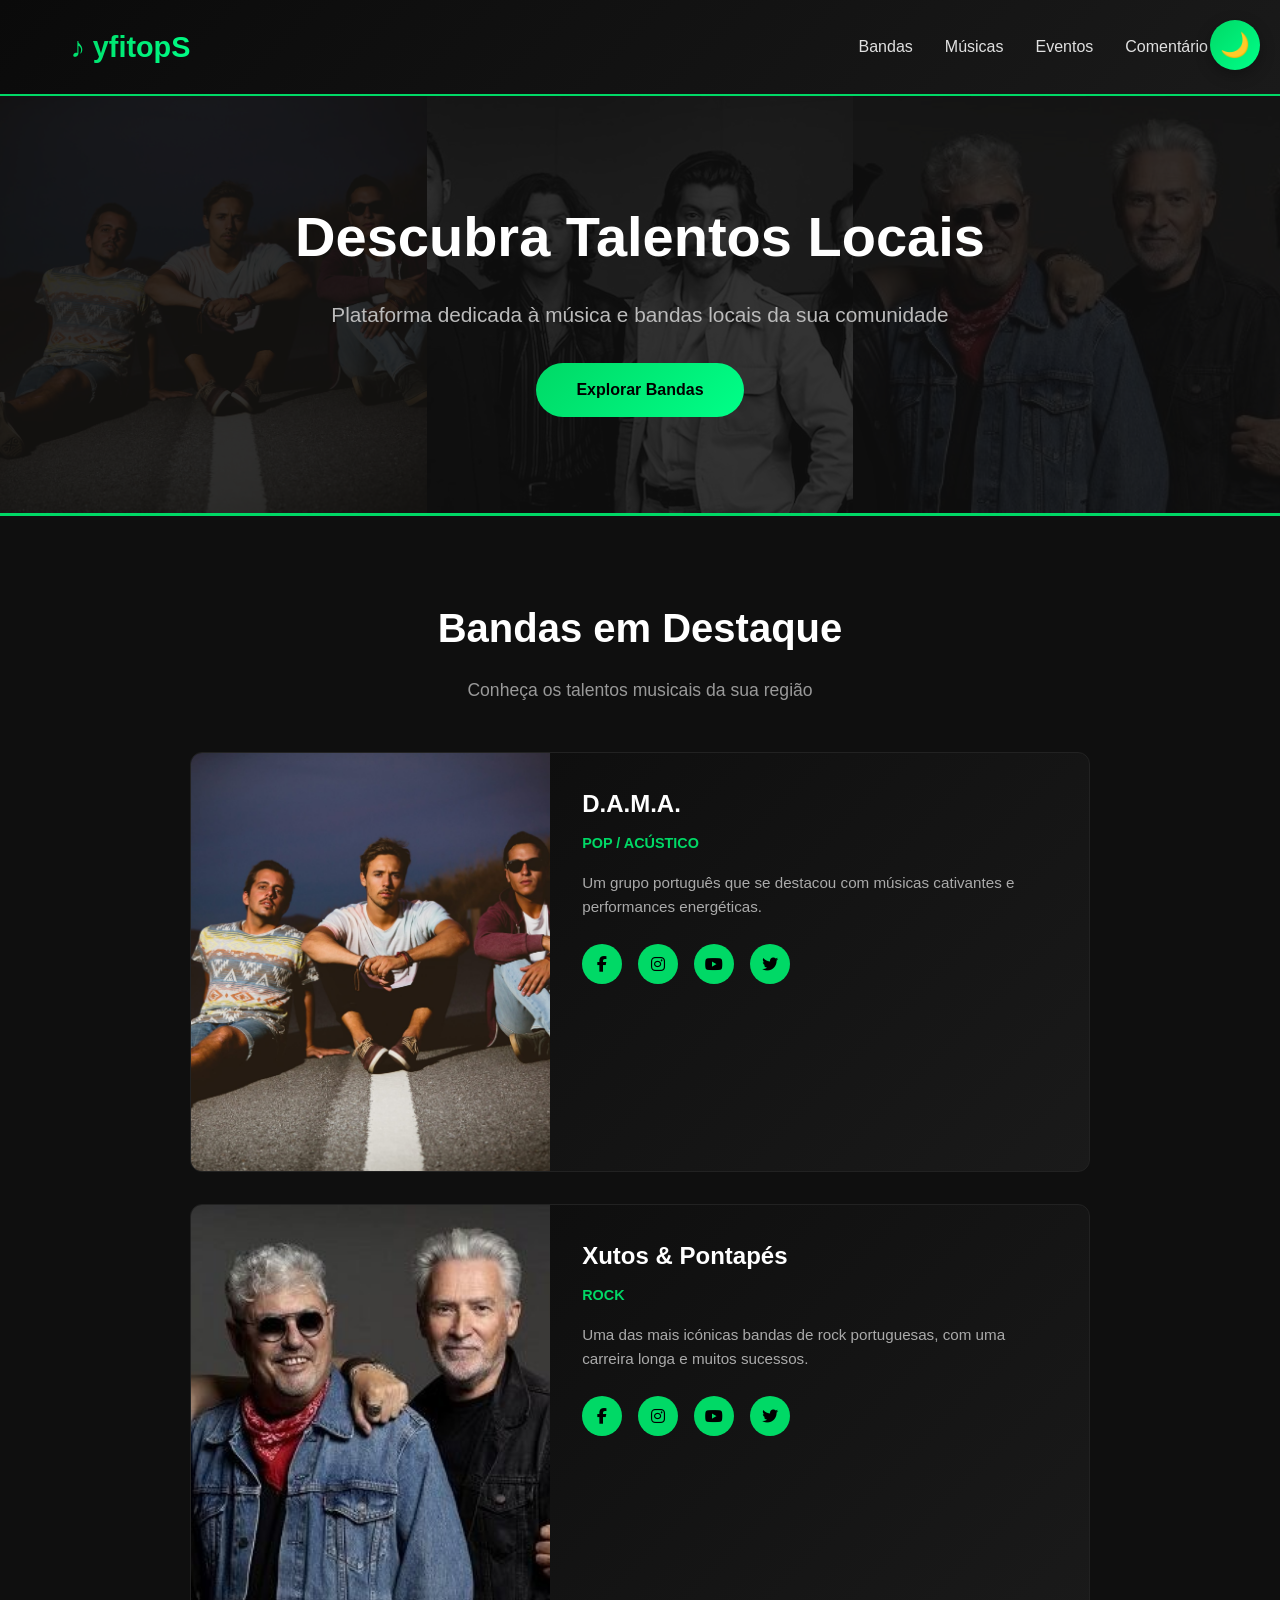
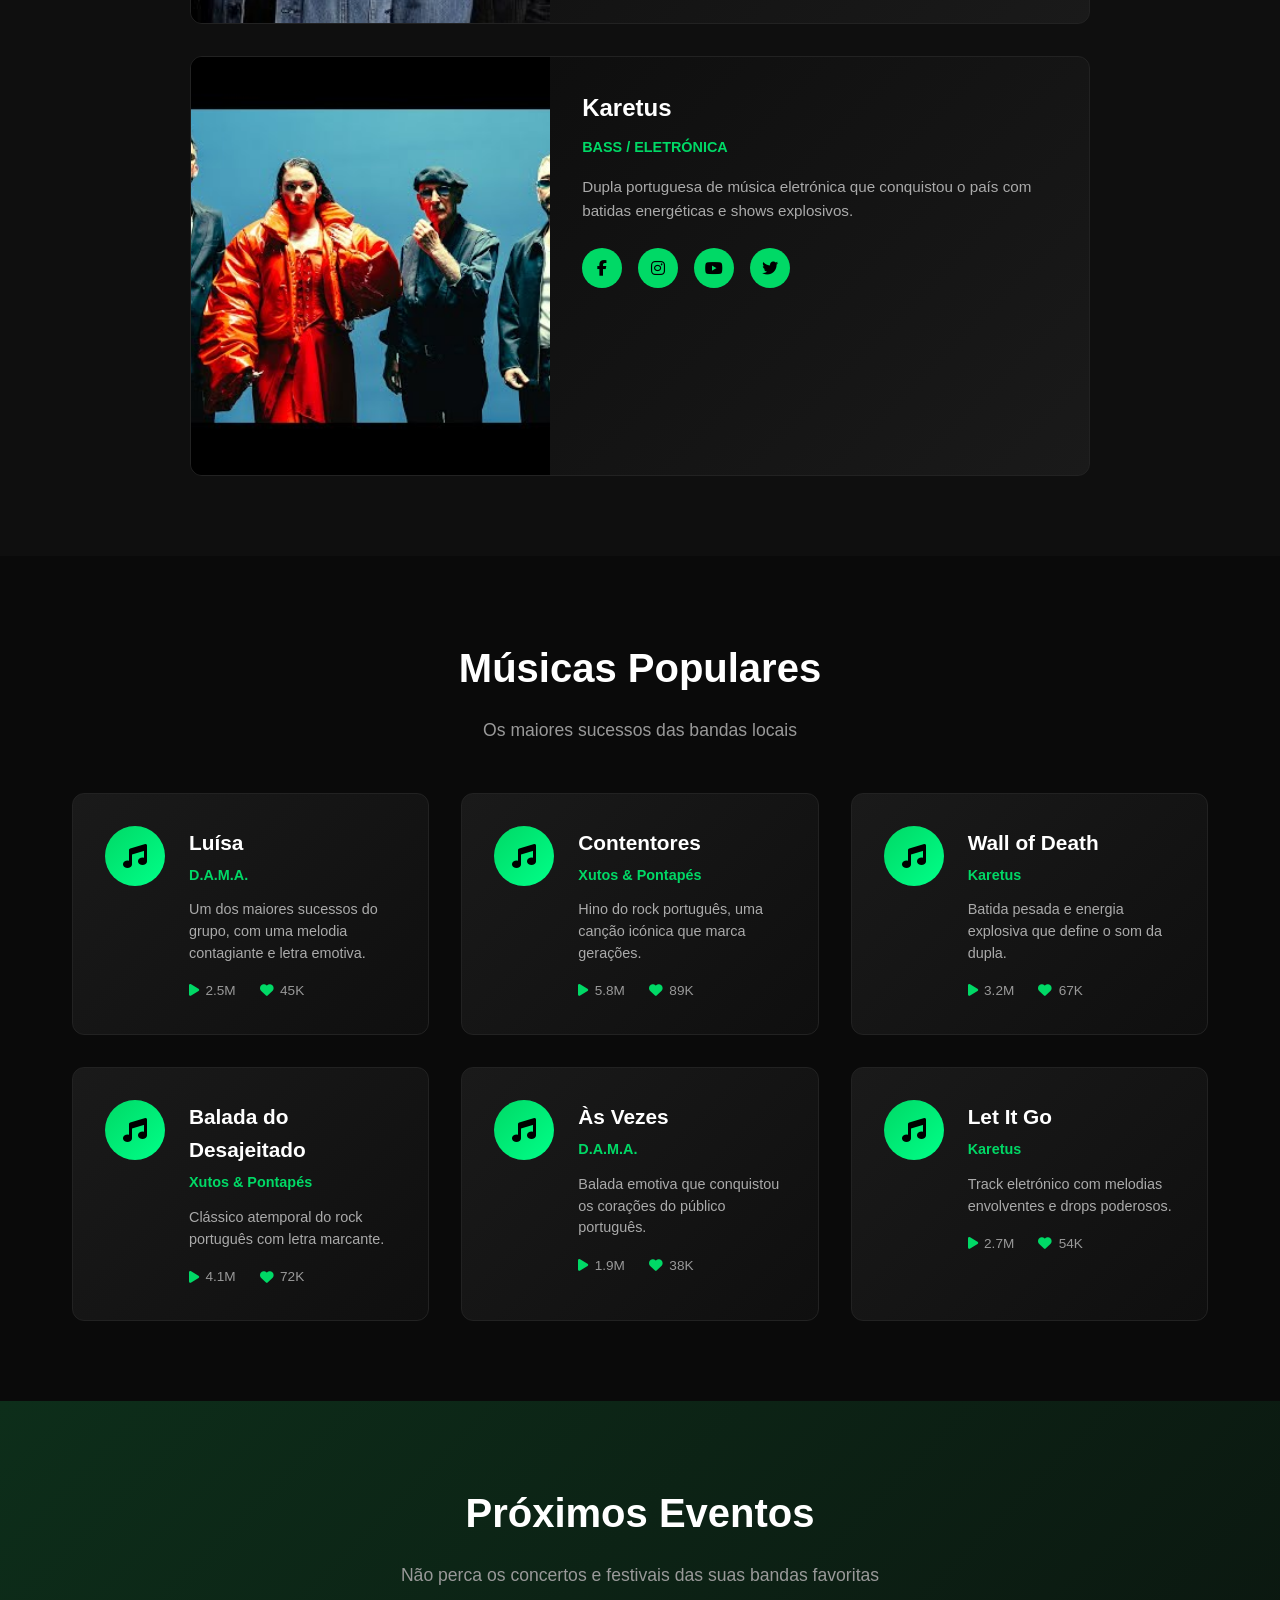
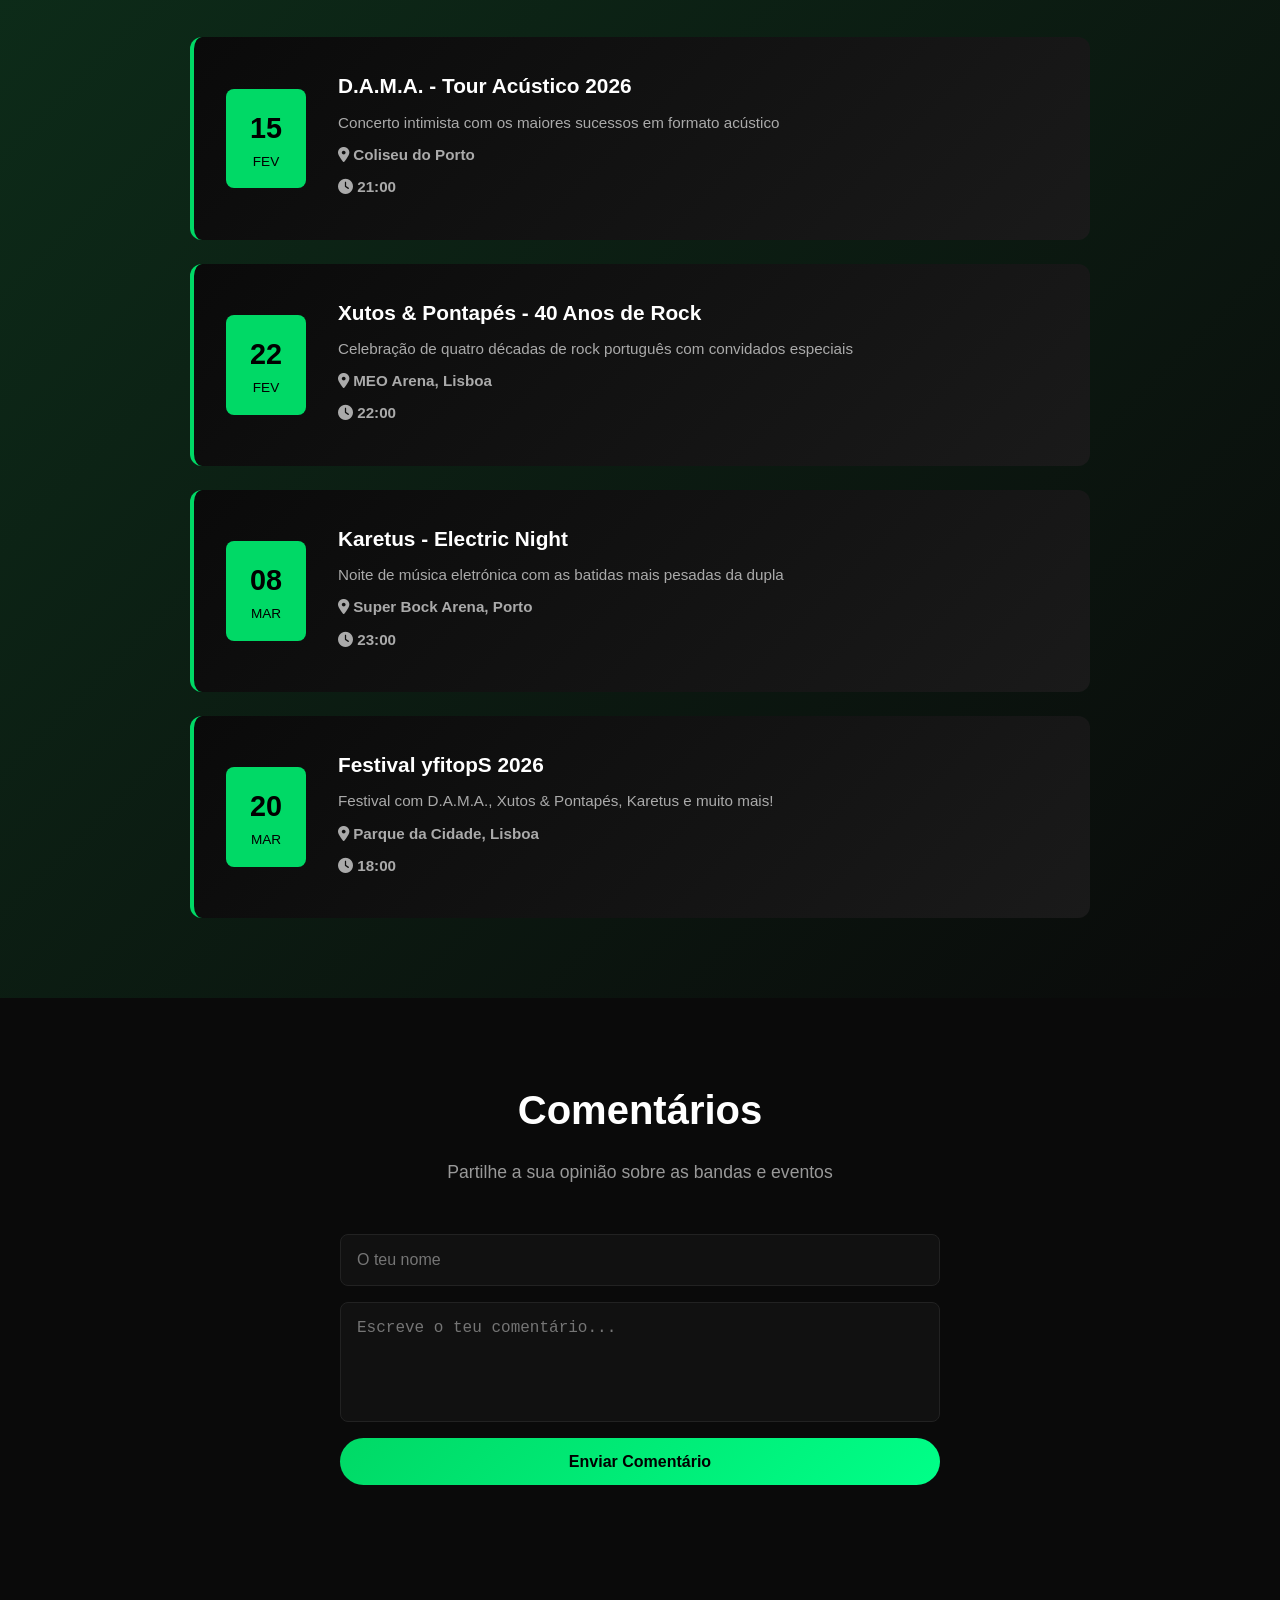
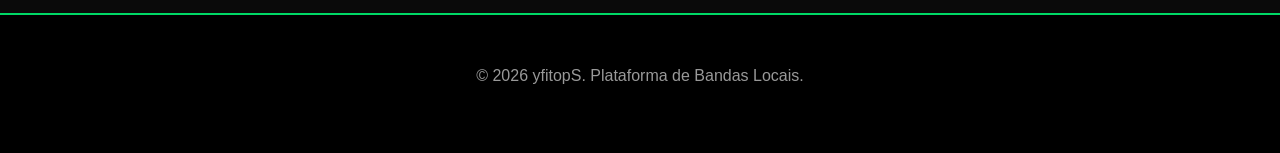
<file: index.html>
<!DOCTYPE html>
<html lang="pt">
<head>
    <meta charset="UTF-8">
    <meta name="viewport" content="width=device-width, initial-scale=1.0">
    <link rel="icon" href="./imagens/logo.png" type="image/png">
    <title>yfitopS - Bandas Locais</title>

    <link rel="stylesheet" href="https://cdnjs.cloudflare.com/ajax/libs/font-awesome/6.5.0/css/all.min.css">

    <link id="tema-link" rel="stylesheet" href="yfitops.css">
</head>
<body>
    <header>
        <nav>
            <div class="logo">♪ yfitopS</div>
            <ul>
                <li><a href="#bandas">Bandas</a></li>
                <li><a href="#musicas">Músicas</a></li>
                <li><a href="#eventos">Eventos</a></li>
                <li><a href="#comentarios">Comentário</a></li>
            </ul>
        </nav>
        <button id="tema-botao" class="tema-botao">🌙</button>
    </header>

    <section class="hero">
        <div class="hero-images">
            <div class="hero-image" style="background-image: url('./imagens/DAMA.png')"></div>
            <div class="hero-image" style="background-image: url('./imagens/ArticMonkeys.png')"></div>
            <div class="hero-image" style="background-image: url('./imagens/XutosePontapes.png')"></div>
        </div>
        <div class="hero-content">
            <h1>Descubra Talentos Locais</h1>
            <p>Plataforma dedicada à música e bandas locais da sua comunidade</p>
            <a href="#bandas" class="btn">Explorar Bandas</a>
        </div>
    </section>

    <section id="bandas">
        <div class="container">
            <h2>Bandas em Destaque</h2>
            <p class="section-subtitle">Conheça os talentos musicais da sua região</p>
            <div class="bands-grid">
                <div class="band-card">
                    <div class="band-image" style="background-image: url('./imagens/DAMA.png');"></div>
                    <div class="band-content">
                        <h3>D.A.M.A.</h3>
                        <div class="band-genre">Pop / Acústico</div>
                        <p>Um grupo português que se destacou com músicas cativantes e performances energéticas.</p>
                        <div class="social-links">
                            <a href="https://www.facebook.com/damaoficial" target="_blank"><i class="fab fa-facebook-f"></i></a>
                            <a href="https://www.instagram.com/damaoficial" target="_blank"><i class="fab fa-instagram"></i></a>
                            <a href="https://www.youtube.com/@DAMAOficial" target="_blank"><i class="fab fa-youtube"></i></a>
                            <a href="https://twitter.com/damaoficial" target="_blank"><i class="fab fa-twitter"></i></a>
                        </div>
                    </div>
                </div>

                <div class="band-card">
                    <div class="band-image" style="background-image: url('./imagens/XutosePontapes.png');"></div>
                    <div class="band-content">
                        <h3>Xutos & Pontapés</h3>
                        <div class="band-genre">Rock</div>
                        <p>Uma das mais icónicas bandas de rock portuguesas, com uma carreira longa e muitos sucessos.</p>
                        <div class="social-links">
                            <a href="https://www.facebook.com/xutosepontapes" target="_blank"><i class="fab fa-facebook-f"></i></a>
                            <a href="https://www.instagram.com/xutosepontapes" target="_blank"><i class="fab fa-instagram"></i></a>
                            <a href="https://www.youtube.com/@xutosepontapes" target="_blank"><i class="fab fa-youtube"></i></a>
                            <a href="https://twitter.com/xutospt" target="_blank"><i class="fab fa-twitter"></i></a>
                        </div>
                    </div>
                </div>

                <div class="band-card">
                    <div class="band-image" style="background-image: url('./imagens/Karetus.png');"></div>
                    <div class="band-content">
                        <h3>Karetus</h3>
                        <div class="band-genre">Bass / Eletrónica</div>
                        <p>Dupla portuguesa de música eletrónica que conquistou o país com batidas energéticas e shows explosivos.</p>
                        <div class="social-links">
                            <a href="https://www.facebook.com/karetus" target="_blank"><i class="fab fa-facebook-f"></i></a>
                            <a href="https://www.instagram.com/karetus" target="_blank"><i class="fab fa-instagram"></i></a>
                            <a href="https://www.youtube.com/@Karetus" target="_blank"><i class="fab fa-youtube"></i></a>
                            <a href="https://twitter.com/karetusofficial" target="_blank"><i class="fab fa-twitter"></i></a>
                        </div>
                    </div>
                </div>
            </div>
        </div>
    </section>

    <section id="musicas">
        <div class="container">
            <h2>Músicas Populares</h2>
            <p class="section-subtitle">Os maiores sucessos das bandas locais</p>
            <div class="music-grid">
                <div class="music-card">
                    <div class="music-icon">
                        <i class="fas fa-music"></i>
                    </div>
                    <div class="music-info">
                        <h3>Luísa</h3>
                        <p class="music-artist">D.A.M.A.</p>
                        <p class="music-description">Um dos maiores sucessos do grupo, com uma melodia contagiante e letra emotiva.</p>
                        <div class="music-stats">
                            <span><i class="fas fa-play"></i> 2.5M</span>
                            <span><i class="fas fa-heart"></i> 45K</span>
                        </div>
                    </div>
                </div>

                <div class="music-card">
                    <div class="music-icon">
                        <i class="fas fa-music"></i>
                    </div>
                    <div class="music-info">
                        <h3>Contentores</h3>
                        <p class="music-artist">Xutos & Pontapés</p>
                        <p class="music-description">Hino do rock português, uma canção icónica que marca gerações.</p>
                        <div class="music-stats">
                            <span><i class="fas fa-play"></i> 5.8M</span>
                            <span><i class="fas fa-heart"></i> 89K</span>
                        </div>
                    </div>
                </div>

                <div class="music-card">
                    <div class="music-icon">
                        <i class="fas fa-music"></i>
                    </div>
                    <div class="music-info">
                        <h3>Wall of Death</h3>
                        <p class="music-artist">Karetus</p>
                        <p class="music-description">Batida pesada e energia explosiva que define o som da dupla.</p>
                        <div class="music-stats">
                            <span><i class="fas fa-play"></i> 3.2M</span>
                            <span><i class="fas fa-heart"></i> 67K</span>
                        </div>
                    </div>
                </div>

                <div class="music-card">
                    <div class="music-icon">
                        <i class="fas fa-music"></i>
                    </div>
                    <div class="music-info">
                        <h3>Balada do Desajeitado</h3>
                        <p class="music-artist">Xutos & Pontapés</p>
                        <p class="music-description">Clássico atemporal do rock português com letra marcante.</p>
                        <div class="music-stats">
                            <span><i class="fas fa-play"></i> 4.1M</span>
                            <span><i class="fas fa-heart"></i> 72K</span>
                        </div>
                    </div>
                </div>

                <div class="music-card">
                    <div class="music-icon">
                        <i class="fas fa-music"></i>
                    </div>
                    <div class="music-info">
                        <h3>Às Vezes</h3>
                        <p class="music-artist">D.A.M.A.</p>
                        <p class="music-description">Balada emotiva que conquistou os corações do público português.</p>
                        <div class="music-stats">
                            <span><i class="fas fa-play"></i> 1.9M</span>
                            <span><i class="fas fa-heart"></i> 38K</span>
                        </div>
                    </div>
                </div>

                <div class="music-card">
                    <div class="music-icon">
                        <i class="fas fa-music"></i>
                    </div>
                    <div class="music-info">
                        <h3>Let It Go</h3>
                        <p class="music-artist">Karetus</p>
                        <p class="music-description">Track eletrónico com melodias envolventes e drops poderosos.</p>
                        <div class="music-stats">
                            <span><i class="fas fa-play"></i> 2.7M</span>
                            <span><i class="fas fa-heart"></i> 54K</span>
                        </div>
                    </div>
                </div>
            </div>
        </div>
    </section>

    <section id="eventos">
        <div class="container">
            <h2>Próximos Eventos</h2>
            <p class="section-subtitle">Não perca os concertos e festivais das suas bandas favoritas</p>
            <div class="events-list">
                <div class="event-item">
                    <div class="event-date">
                        <div class="event-date-day">15</div>
                        <div class="event-date-month">FEV</div>
                    </div>
                    <div class="event-info">
                        <h3>D.A.M.A. - Tour Acústico 2026</h3>
                        <p>Concerto intimista com os maiores sucessos em formato acústico</p>
                        <p class="event-venue"><i class="fas fa-map-marker-alt"></i> Coliseu do Porto</p>
                        <p class="event-time"><i class="fas fa-clock"></i> 21:00</p>
                    </div>
                </div>

                <div class="event-item">
                    <div class="event-date">
                        <div class="event-date-day">22</div>
                        <div class="event-date-month">FEV</div>
                    </div>
                    <div class="event-info">
                        <h3>Xutos & Pontapés - 40 Anos de Rock</h3>
                        <p>Celebração de quatro décadas de rock português com convidados especiais</p>
                        <p class="event-venue"><i class="fas fa-map-marker-alt"></i> MEO Arena, Lisboa</p>
                        <p class="event-time"><i class="fas fa-clock"></i> 22:00</p>
                    </div>
                </div>

                <div class="event-item">
                    <div class="event-date">
                        <div class="event-date-day">08</div>
                        <div class="event-date-month">MAR</div>
                    </div>
                    <div class="event-info">
                        <h3>Karetus - Electric Night</h3>
                        <p>Noite de música eletrónica com as batidas mais pesadas da dupla</p>
                        <p class="event-venue"><i class="fas fa-map-marker-alt"></i> Super Bock Arena, Porto</p>
                        <p class="event-time"><i class="fas fa-clock"></i> 23:00</p>
                    </div>
                </div>

                <div class="event-item">
                    <div class="event-date">
                        <div class="event-date-day">20</div>
                        <div class="event-date-month">MAR</div>
                    </div>
                    <div class="event-info">
                        <h3>Festival yfitopS 2026</h3>
                        <p>Festival com D.A.M.A., Xutos & Pontapés, Karetus e muito mais!</p>
                        <p class="event-venue"><i class="fas fa-map-marker-alt"></i> Parque da Cidade, Lisboa</p>
                        <p class="event-time"><i class="fas fa-clock"></i> 18:00</p>
                    </div>
                </div>
            </div>
        </div>
    </section>

    <section id="comentarios">
        <div class="container">
            <h2>Comentários</h2>
            <p class="section-subtitle">Partilhe a sua opinião sobre as bandas e eventos</p>
            <div class="comentarios-box">
                <input type="text" id="nome" placeholder="O teu nome">
                <textarea id="comentario" placeholder="Escreve o teu comentário..."></textarea>
                <button id="enviar-comentario" class="btn">Enviar Comentário</button>
            </div>
            <div id="lista-comentarios"></div>
        </div>
    </section>

    <footer>
        <div class="footer-content">
            <p>&copy; 2026 yfitopS. Plataforma de Bandas Locais.</p>

        </div>
    </footer>




<script>
    document.addEventListener("DOMContentLoaded", () => {
        const lista = document.getElementById("lista-comentarios");
        const nome = document.getElementById("nome");
        const texto = document.getElementById("comentario");
        let comentarios = JSON.parse(localStorage.getItem("comentarios")) || [];

        const mostrar = () => {
            lista.innerHTML = comentarios.map(c => `<div class="comentario"><strong>${c.nome}</strong><p>${c.texto}</p></div>`).join('');
        };

        mostrar();

        document.getElementById("enviar-comentario").addEventListener("click", () => {
            if (!nome.value.trim() || !texto.value.trim()) return alert("Preenche o nome e o comentário");
            comentarios.push({ nome: nome.value.trim(), texto: texto.value.trim() });
            localStorage.setItem("comentarios", JSON.stringify(comentarios));
            nome.value = texto.value = "";
            mostrar();
        });
    });
    </script>

    <script>
    const botao = document.getElementById("tema-botao");
    const link = document.getElementById("tema-link");

    botao.addEventListener("click", () => {
        if (link.getAttribute("href") === "yfitops.css") {
            link.setAttribute("href", "dia.css");
            botao.textContent = "☀️";
        } else {
            link.setAttribute("href", "yfitops.css");
            botao.textContent = "🌙";
        }
    });
    </script>

</body>
</html>
</file>
<file: yfitops.css>
* {
    margin: 0;
    padding: 0;
    box-sizing: border-box;
}

body {
    font-family: 'Segoe UI', Tahoma, Geneva, Verdana, sans-serif;
    background: #0f0f0f;
    color: #e0e0e0;
    line-height: 1.6;
}

header {
    background: linear-gradient(135deg, #0a0a0a 0%, #1a1a1a 100%);
    padding: 1.5rem 0;
    border-bottom: 2px solid #00d966;
    position: sticky;
    top: 0;
    z-index: 100;
}

nav {
    max-width: 1200px;
    margin: 0 auto;
    padding: 0 2rem;
    display: flex;
    justify-content: space-between;
    align-items: center;
}

.logo {
    font-size: 1.8rem;
    font-weight: bold;
    background: linear-gradient(135deg, #00d966, #00ff88);
    -webkit-background-clip: text;
    -webkit-text-fill-color: transparent;
    background-clip: text;
    transform: translateX(-0.1rem);
}

nav ul {
    display: flex;
    list-style: none;
    gap: 2rem;
}

nav a {
    color: #e0e0e0;
    text-decoration: none;
    font-weight: 500;
    border-bottom: 2px solid transparent;
    padding-bottom: 0.5rem;
    transition: all 0.3s ease;
}

nav a:hover {
    color: #00d966;
    border-bottom-color: #00d966;
}

.hero {
    padding: 6rem 2rem;
    text-align: center;
    border-bottom: 3px solid #00d966;
    position: relative;
    overflow: hidden;
}

.hero-images {
    position: absolute;
    top: 0;
    left: 0;
    width: 100%;
    height: 100%;
    display: flex;
    z-index: 1;
}

.hero-image {
    flex: 1;
    background-size: cover;
    background-position: center;
    opacity: 0.15;
    animation: slide 12s infinite;
}

.hero-image:nth-child(1) {
    background-image: url('./imagens/DAMA.png');
}

.hero-image:nth-child(2) {
    background-image: url('./imagens/ArticMonkeys.png');
    animation-delay: 4s;
}

.hero-image:nth-child(3) {
    background-image: url('./imagens/XutosePontapes.png');
    animation-delay: 8s;
}

@keyframes slide {
    0%, 100% {
        opacity: 0.15;
    }
    50% {
        opacity: 0.3;
    }
}

.hero-content {
    max-width: 900px;
    margin: 0 auto;
    position: relative;
    z-index: 2;
}

.hero h1 {
    font-size: 3.5rem;
    margin-bottom: 1rem;
    color: #fff;
}

.hero p {
    font-size: 1.3rem;
    color: #bbb;
    margin-bottom: 2rem;
}

.btn {
    display: inline-block;
    padding: 0.9rem 2.5rem;
    background: linear-gradient(135deg, #00d966, #00ff88);
    color: #000;
    text-decoration: none;
    border-radius: 50px;
    font-weight: 600;
    transition: all 0.3s ease;
    border: none;
    cursor: pointer;
    font-size: 1rem;
}

.btn:hover {
    transform: translateY(-3px);
    box-shadow: 0 10px 25px rgba(0, 217, 102, 0.4);
}

.container {
    max-width: 1200px;
    margin: 0 auto;
    padding: 0 2rem;
}

section {
    padding: 5rem 2rem;
}

section h2 {
    font-size: 2.5rem;
    margin-bottom: 1rem;
    color: #fff;
    text-align: center;
}

.section-subtitle {
    text-align: center;
    color: #999;
    margin-bottom: 3rem;
    font-size: 1.1rem;
}

.bands-grid {
    display: flex;
    flex-direction: column;
    gap: 2rem;
    margin-top: 3rem;
    max-width: 900px;
    margin-left: auto;
    margin-right: auto;
}

.band-card {
    background: linear-gradient(135deg, #0a0a0a 0%, #1a1a1a 100%);
    border-radius: 12px;
    overflow: hidden;
    border: 1px solid #222;
    transition: all 0.3s ease;
    display: flex;
    flex-direction: column;
    min-height: 420px;
}

#bandas .band-card {
    flex-direction: row;
    align-items: stretch;
}

#bandas .band-image {
    width: 40%;
    height: auto;
    min-height: 220px;
}

#bandas .band-content {
    padding: 2rem;
    display: flex;
    flex-direction: column;
    flex: 1;
}

.band-card:hover {
    transform: translateY(-8px);
    border-color: #00d966;
    box-shadow: 0 15px 40px rgba(0, 217, 102, 0.2);
}

.band-image {
    width: 100%;
    height: 180px; 
    background-size: cover;
    background-position: center;
    background-repeat: no-repeat;
}

.band-content {
    padding: 2rem;
    display: flex;
    flex-direction: column;
    flex: 1;
}

.band-content h3 {
    font-size: 1.5rem;
    margin-bottom: 0.5rem;
    color: #fff;
}

.band-genre {
    color: #00d966;
    font-size: 0.9rem;
    font-weight: 600;
    margin-bottom: 1rem;
    text-transform: uppercase;
}

.band-content p {
    color: #aaa;
    margin-bottom: 1.5rem;
    font-size: 0.95rem;
}

.social-links {
    display: flex;
    gap: 1rem;
}

.social-links a {
    width: 40px;
    height: 40px;
    background: #00d966;
    border-radius: 50%;
    display: flex;
    align-items: center;
    justify-content: center;
    color: #000;
    text-decoration: none;
    font-weight: bold;
    transition: all 0.3s ease;
}

.social-links a:hover {
    background: #00ff88;
    transform: scale(1.1);
}

/* MÚSICAS */
#musicas {
    background: #0a0a0a;
}

.music-grid {
    display: grid;
    grid-template-columns: repeat(auto-fit, minmax(320px, 1fr));
    gap: 2rem;
    margin-top: 3rem;
}

.music-card {
    background: linear-gradient(135deg, #1a1a1a 0%, #0f0f0f 100%);
    border-radius: 12px;
    padding: 2rem;
    border: 1px solid #222;
    transition: all 0.3s ease;
    display: flex;
    gap: 1.5rem;
    align-items: flex-start;
}

.music-card:hover {
    transform: translateY(-5px);
    border-color: #00d966;
    box-shadow: 0 10px 30px rgba(0, 217, 102, 0.2);
}

.music-icon {
    width: 60px;
    height: 60px;
    background: linear-gradient(135deg, #00d966, #00ff88);
    border-radius: 50%;
    display: flex;
    align-items: center;
    justify-content: center;
    font-size: 1.5rem;
    color: #000;
    flex-shrink: 0;
}

.music-info {
    flex: 1;
}

.music-info h3 {
    font-size: 1.3rem;
    color: #fff;
    margin-bottom: 0.3rem;
}

.music-artist {
    color: #00d966;
    font-size: 0.9rem;
    font-weight: 600;
    margin-bottom: 0.8rem;
}

.music-description {
    color: #aaa;
    font-size: 0.9rem;
    margin-bottom: 1rem;
    line-height: 1.5;
}

.music-stats {
    display: flex;
    gap: 1.5rem;
    font-size: 0.85rem;
    color: #999;
}

.music-stats span {
    display: flex;
    align-items: center;
    gap: 0.4rem;
}

.music-stats i {
    color: #00d966;
}

/* EVENTOS */
#eventos {
    background: linear-gradient(135deg, #0d2e1a 0%, #0a0a0a 100%);
}

.events-list {
    display: grid;
    gap: 1.5rem;
    margin-top: 3rem;
    max-width: 900px;
    margin-left: auto;
    margin-right: auto;
}

.event-item {
    background: linear-gradient(135deg, #0a0a0a 0%, #1a1a1a 100%);
    padding: 2rem;
    border-radius: 12px;
    border-left: 4px solid #00d966;
    display: flex;
    gap: 2rem;
    align-items: center;
    transition: all 0.3s ease;
}

.event-item:hover {
    transform: translateX(10px);
    box-shadow: 0 10px 30px rgba(0, 217, 102, 0.2);
}

.event-date {
    background: #00d966;
    padding: 1rem;
    border-radius: 8px;
    text-align: center;
    min-width: 80px;
}

.event-date-day {
    font-size: 1.8rem;
    font-weight: bold;
    color: #000;
}

.event-date-month {
    font-size: 0.85rem;
    color: #000;
    text-transform: uppercase;
}

.event-info h3 {
    margin-bottom: 0.5rem;
    color: #fff;
    font-size: 1.3rem;
}

.event-info p {
    color: #aaa;
    margin-bottom: 0.5rem;
    font-size: 0.95rem;
}

.event-venue {
    color: #00d966;
    font-weight: 600;
}

.event-time {
    color: #00d966;
    font-weight: 600;
}

/* COMENTÁRIOS */
#comentarios {
    background: #0a0a0a;
}

.comentarios-box {
    max-width: 600px;
    margin: 0 auto 3rem;
    display: flex;
    flex-direction: column;
    gap: 1rem;
}

.comentarios-box input,
.comentarios-box textarea {
    padding: 1rem;
    border-radius: 8px;
    border: 1px solid #222;
    background: #111;
    color: #fff;
    font-size: 1rem;
}

.comentarios-box textarea {
    resize: none;
    height: 120px;
}

#lista-comentarios {
    max-width: 700px;
    margin: 0 auto;
    display: flex;
    flex-direction: column;
    gap: 1.2rem;
}

.comentario {
    background: linear-gradient(135deg, #0a0a0a, #1a1a1a);
    padding: 1.5rem;
    border-radius: 10px;
    border-left: 4px solid #00d966;
}

.comentario strong {
    color: #00d966;
}

.comentario p {
    margin-top: 0.5rem;
    color: #ccc;
}

/* FOOTER */
footer {
    background: #000;
    padding: 3rem 2rem;
    text-align: center;
    border-top: 2px solid #00d966;
}

.footer-content {
    max-width: 1200px;
    margin: 0 auto;
}

.footer-content p {
    color: #999;
    margin-bottom: 1rem;
}

.footer-social {
    display: flex;
    justify-content: center;
    gap: 1.5rem;
    margin-top: 2rem;
}

.footer-social a {
    color: #00d966;
    font-size: 1.5rem;
    text-decoration: none;
    transition: all 0.3s ease;
}

.footer-social a:hover {
    color: #00ff88;
    transform: scale(1.2);
}

/* BOTÃO TEMA */
.tema-botao {
    position: fixed;
    top: 20px;
    right: 20px;
    width: 50px;
    height: 50px;
    border-radius: 50%;
    border: none;
    background: linear-gradient(135deg, #00d966, #00ff88);
    color: #000;
    font-size: 1.5rem;
    cursor: pointer;
    box-shadow: 0 5px 15px rgba(0,0,0,0.3);
    transition: transform 0.3s ease, background 0.3s ease;
    z-index: 1000;
}

.tema-botao:hover {
    transform: scale(1.2);
}

/* RESPONSIVO */
@media (max-width: 768px) {
    nav ul {
        gap: 1rem;
        font-size: 0.9rem;
    }

    .hero h1 {
        font-size: 2rem;
    }

    section h2 {
        font-size: 1.8rem;
    }

    .event-item {
        flex-direction: column;
        text-align: center;
    }

    .event-date {
        display: flex;
        gap: 1rem;
    }

    #bandas .band-card {
        flex-direction: column;
    }

    #bandas .band-image {
        width: 100%;
        height: 180px;
    }

    .music-card {
        flex-direction: column;
        text-align: center;
        align-items: center;
    }
}
</file>
